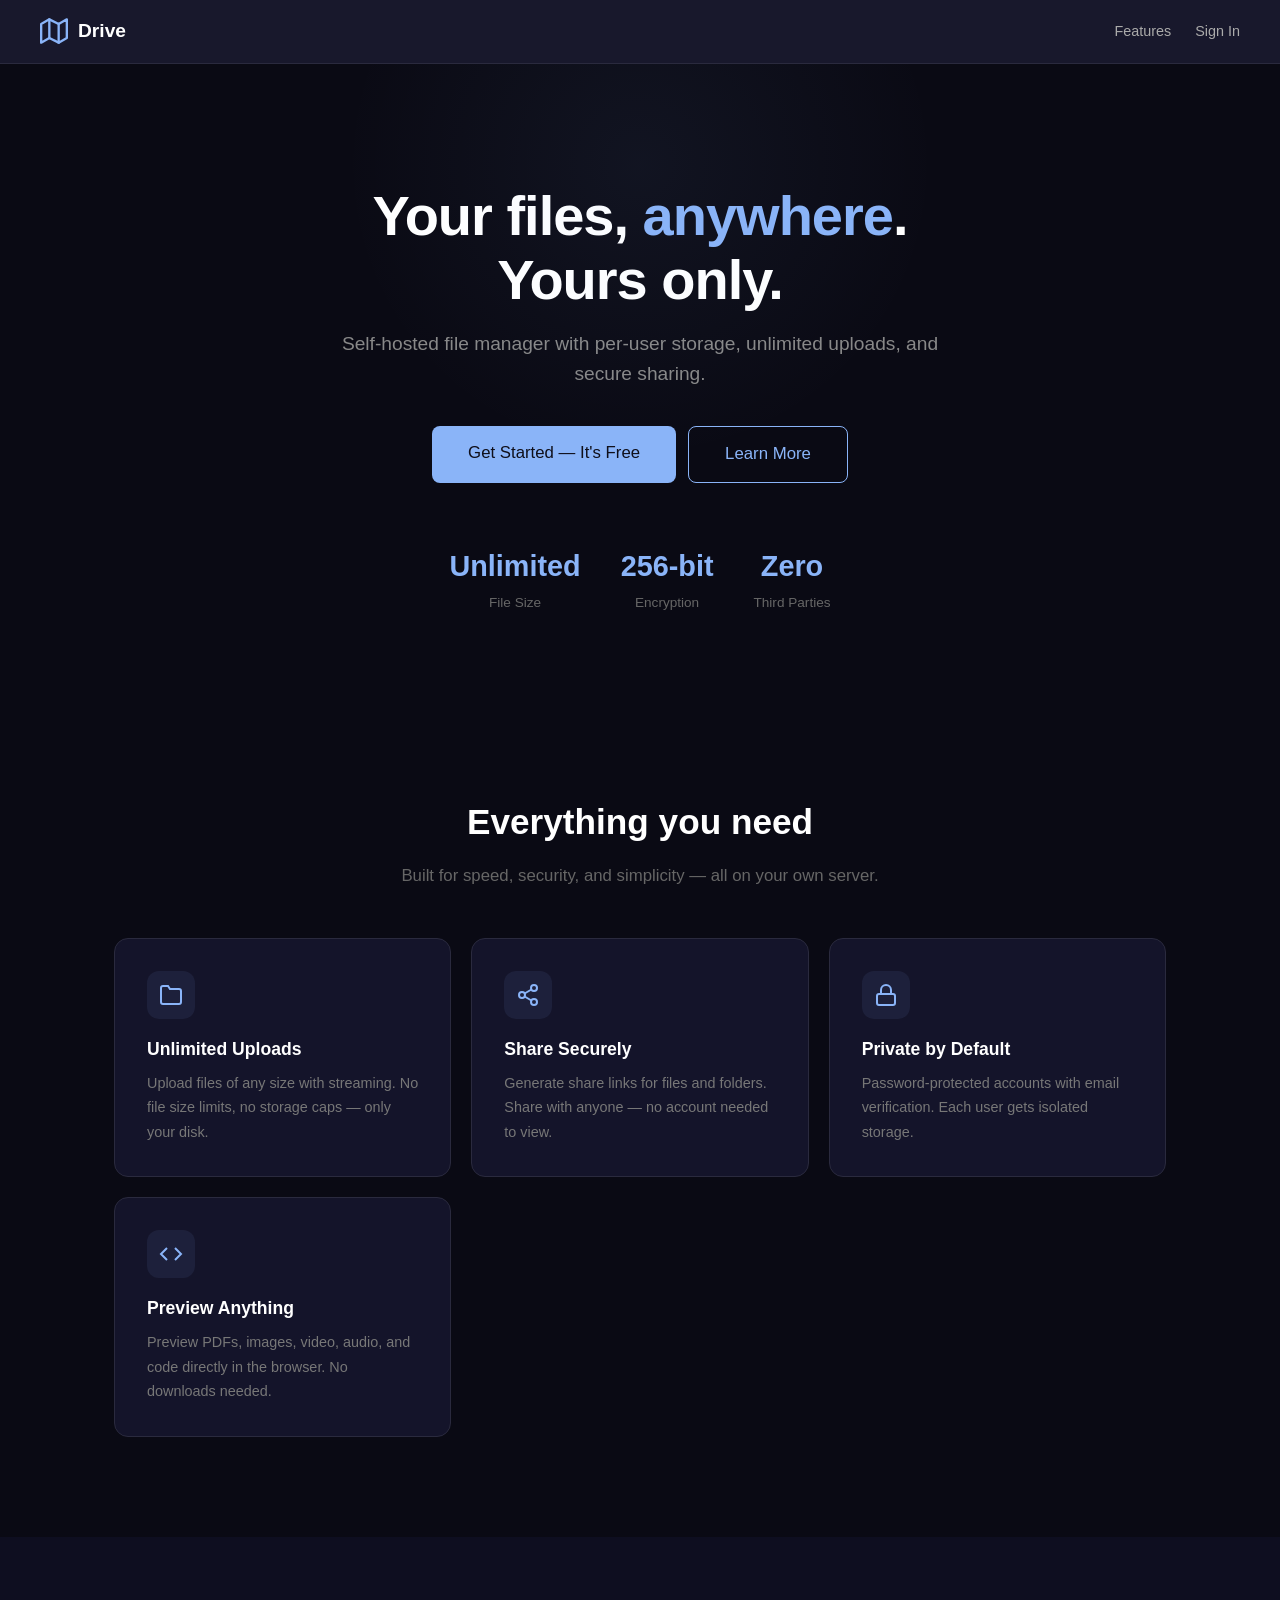
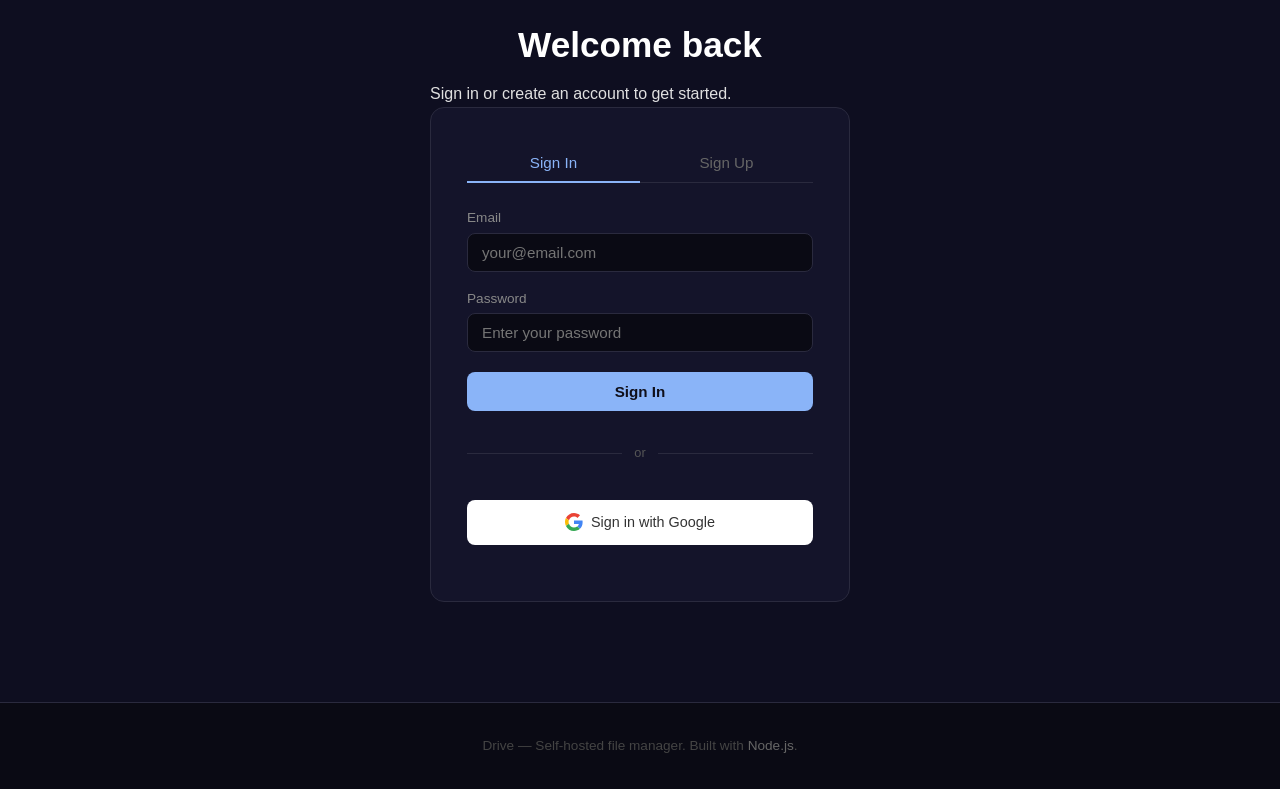
<file: index.html>
<!DOCTYPE html>
<html lang="en">
<head>
<meta charset="UTF-8">
<meta name="viewport" content="width=device-width, initial-scale=1.0">
<title>Drive — Secure Self-Hosted File Manager</title>
<style>
* { margin: 0; padding: 0; box-sizing: border-box; }
body { font-family: -apple-system, BlinkMacSystemFont, 'Segoe UI', Roboto, sans-serif; background: #0a0a14; color: #e0e0e0; line-height: 1.6; overflow-x: hidden; }
a { color: #8ab4f8; text-decoration: none; }
a:hover { text-decoration: underline; }

/* Nav */
nav { display: flex; align-items: center; justify-content: space-between; padding: 16px 40px; background: rgba(26,26,46,0.95); backdrop-filter: blur(12px); border-bottom: 1px solid #2a2a3e; position: sticky; top: 0; z-index: 100; }
.logo { display: flex; align-items: center; gap: 10px; font-size: 1.2rem; font-weight: 700; color: #fff; }
.nav-links { display: flex; gap: 24px; align-items: center; }
.nav-links a { color: #aaa; font-size: 0.9rem; transition: color 0.2s; }
.nav-links a:hover { color: #fff; text-decoration: none; }
.btn { display: inline-block; padding: 8px 20px; border-radius: 6px; font-size: 0.9rem; font-weight: 500; cursor: pointer; border: none; transition: all 0.2s; font-family: inherit; }
.btn-primary { background: #8ab4f8; color: #0f0f1a; }
.btn-primary:hover { background: #7aa5e8; transform: translateY(-1px); box-shadow: 0 4px 12px rgba(138,180,248,0.3); }
.btn-outline { background: transparent; border: 1px solid #8ab4f8; color: #8ab4f8; }
.btn-outline:hover { background: rgba(138,180,248,0.1); }
.btn-lg { padding: 14px 36px; font-size: 1.05rem; border-radius: 8px; }

/* Hero */
.hero { text-align: center; padding: 120px 24px 80px; max-width: 900px; margin: 0 auto; position: relative; }
.hero::before { content: ''; position: absolute; top: -200px; left: 50%; transform: translateX(-50%); width: 600px; height: 600px; background: radial-gradient(circle, rgba(138,180,248,0.06) 0%, transparent 70%); pointer-events: none; }
.hero h1 { font-size: 3.5rem; font-weight: 800; color: #fff; margin-bottom: 16px; letter-spacing: -1px; line-height: 1.15; }
.hero h1 span { color: #8ab4f8; }
.hero p { font-size: 1.2rem; color: #888; margin-bottom: 36px; max-width: 600px; margin-left: auto; margin-right: auto; }
.hero-btns { display: flex; gap: 12px; justify-content: center; flex-wrap: wrap; }
.hero-features { display: flex; justify-content: center; gap: 40px; margin-top: 60px; flex-wrap: wrap; }
.hero-feat { text-align: center; }
.hero-feat .num { font-size: 1.8rem; font-weight: 700; color: #8ab4f8; display: block; }
.hero-feat .label { font-size: 0.85rem; color: #666; }

/* Features */
.features { padding: 100px 24px; max-width: 1100px; margin: 0 auto; }
.features h2 { text-align: center; font-size: 2.2rem; color: #fff; margin-bottom: 12px; }
.features > p { text-align: center; color: #666; margin-bottom: 48px; font-size: 1.05rem; }
.features-grid { display: grid; grid-template-columns: repeat(auto-fit, minmax(300px, 1fr)); gap: 20px; }
.feature-card { background: #14142a; border: 1px solid #2a2a3e; border-radius: 14px; padding: 32px; transition: all 0.3s; }
.feature-card:hover { border-color: #8ab4f8; transform: translateY(-4px); box-shadow: 0 8px 24px rgba(0,0,0,0.3); }
.feature-icon { width: 48px; height: 48px; border-radius: 12px; background: rgba(138,180,248,0.08); display: flex; align-items: center; justify-content: center; margin-bottom: 16px; }
.feature-icon svg { width: 24px; height: 24px; stroke: #8ab4f8; fill: none; stroke-width: 2; }
.feature-card h3 { color: #fff; margin-bottom: 8px; font-size: 1.1rem; }
.feature-card p { color: #777; font-size: 0.9rem; line-height: 1.7; }

/* Auth Section */
.auth-section { padding: 80px 24px 100px; background: #0e0e20; }
.auth-inner { max-width: 420px; margin: 0 auto; }
.auth-section h2 { text-align: center; font-size: 2.2rem; color: #fff; margin-bottom: 8px; }
.auth-section > p { text-align: center; color: #666; margin-bottom: 32px; font-size: 1.05rem; }
.auth-card { background: #14142a; border: 1px solid #2a2a3e; border-radius: 14px; padding: 36px; }
.auth-tabs { display: flex; margin-bottom: 24px; border-bottom: 1px solid #2a2a3e; }
.auth-tab { flex: 1; padding: 10px; text-align: center; background: none; border: none; color: #666; font-size: 0.95rem; font-family: inherit; cursor: pointer; transition: all 0.2s; border-bottom: 2px solid transparent; margin-bottom: -1px; }
.auth-tab.active { color: #8ab4f8; border-bottom-color: #8ab4f8; }
.auth-tab:hover { color: #aaa; }
.auth-form { display: flex; flex-direction: column; gap: 16px; }
.auth-field { display: flex; flex-direction: column; gap: 4px; }
.auth-field label { font-size: 0.85rem; color: #888; }
.auth-field input { padding: 10px 14px; border-radius: 8px; border: 1px solid #2a2a3e; background: #0a0a14; color: #fff; font-size: 0.95rem; font-family: inherit; outline: none; transition: border-color 0.2s; }
.auth-field input:focus { border-color: #8ab4f8; }
.auth-submit { padding: 11px; border-radius: 8px; background: #8ab4f8; color: #0f0f1a; font-weight: 600; font-size: 0.95rem; border: none; cursor: pointer; font-family: inherit; transition: all 0.2s; margin-top: 4px; }
.auth-submit:hover { background: #7aa5e8; }
.google-btn { display: flex; align-items: center; justify-content: center; gap: 8px; padding: 11px; border-radius: 8px; background: #fff; color: #333; font-weight: 500; font-size: 0.9rem; border: none; cursor: pointer; font-family: inherit; transition: all 0.2s; margin-top: 4px; text-decoration: none; width: 100%; }
.google-btn:hover { background: #f5f5f5; box-shadow: 0 2px 8px rgba(0,0,0,0.1); }
.divider { display: flex; align-items: center; gap: 12px; margin: 16px 0; color: #555; font-size: 0.8rem; }
.divider::before, .divider::after { content: ''; flex: 1; height: 1px; background: #2a2a3e; }
.auth-error { text-align: center; font-size: 0.85rem; min-height: 1.2em; color: #f44336; margin-top: 4px; }

/* Footer */
footer { text-align: center; padding: 32px 24px; color: #444; font-size: 0.85rem; border-top: 1px solid #2a2a3e; }
footer a { color: #666; }
footer a:hover { color: #8ab4f8; text-decoration: none; }

@media (max-width: 600px) {
  nav { padding: 12px 16px; }
  .nav-links { gap: 12px; }
  .hero { padding: 80px 16px 40px; }
  .hero h1 { font-size: 2.2rem; }
  .hero-features { gap: 20px; }
  .features { padding: 60px 16px; }
  .auth-section { padding: 60px 16px; }
}
</style>
</head>
<body>

<nav>
  <div class="logo">
    <svg width="28" height="28" viewBox="0 0 24 24" fill="none" stroke="#8ab4f8" stroke-width="2" stroke-linecap="round" stroke-linejoin="round"><polygon points="1 6 1 22 8 18 16 22 23 18 23 2 16 6 8 2 1 6"/><line x1="8" y1="2" x2="8" y2="18"/><line x1="16" y1="6" x2="16" y2="22"/></svg>
    Drive
  </div>
  <div class="nav-links">
    <a href="#features">Features</a>
    <a href="#auth">Sign In</a>
  </div>
</nav>

<section class="hero">
  <h1>Your files, <span>anywhere</span>. <br>Yours only.</h1>
  <p>Self-hosted file manager with per-user storage, unlimited uploads, and secure sharing.</p>
  <div class="hero-btns">
    <a href="#auth" class="btn btn-primary btn-lg">Get Started — It's Free</a>
    <a href="#features" class="btn btn-outline btn-lg">Learn More</a>
  </div>
  <div class="hero-features">
    <div class="hero-feat"><span class="num">Unlimited</span><span class="label">File Size</span></div>
    <div class="hero-feat"><span class="num">256-bit</span><span class="label">Encryption</span></div>
    <div class="hero-feat"><span class="num">Zero</span><span class="label">Third Parties</span></div>
  </div>
</section>

<section class="features" id="features">
  <h2>Everything you need</h2>
  <p>Built for speed, security, and simplicity — all on your own server.</p>
  <div class="features-grid">
    <div class="feature-card">
      <div class="feature-icon"><svg viewBox="0 0 24 24"><path d="M22 19a2 2 0 0 1-2 2H4a2 2 0 0 1-2-2V5a2 2 0 0 1 2-2h5l2 3h9a2 2 0 0 1 2 2z"/></svg></div>
      <h3>Unlimited Uploads</h3>
      <p>Upload files of any size with streaming. No file size limits, no storage caps — only your disk.</p>
    </div>
    <div class="feature-card">
      <div class="feature-icon"><svg viewBox="0 0 24 24"><circle cx="18" cy="5" r="3"/><circle cx="6" cy="12" r="3"/><circle cx="18" cy="19" r="3"/><line x1="8.59" y1="13.51" x2="15.42" y2="17.49"/><line x1="15.41" y1="6.51" x2="8.59" y2="10.49"/></svg></div>
      <h3>Share Securely</h3>
      <p>Generate share links for files and folders. Share with anyone — no account needed to view.</p>
    </div>
    <div class="feature-card">
      <div class="feature-icon"><svg viewBox="0 0 24 24"><rect x="3" y="11" width="18" height="11" rx="2" ry="2"/><path d="M7 11V7a5 5 0 0 1 10 0v4"/></svg></div>
      <h3>Private by Default</h3>
      <p>Password-protected accounts with email verification. Each user gets isolated storage.</p>
    </div>
    <div class="feature-card">
      <div class="feature-icon"><svg viewBox="0 0 24 24"><polyline points="16 18 22 12 16 6"/><polyline points="8 6 2 12 8 18"/></svg></div>
      <h3>Preview Anything</h3>
      <p>Preview PDFs, images, video, audio, and code directly in the browser. No downloads needed.</p>
    </div>
  </div>
</section>

<section class="auth-section" id="auth">
  <div class="auth-inner">
    <h2>Welcome back</h2>
    <p>Sign in or create an account to get started.</p>
    <div class="auth-card">
      <div class="auth-tabs">
        <button class="auth-tab active" data-auth-tab="signin">Sign In</button>
        <button class="auth-tab" data-auth-tab="signup">Sign Up</button>
      </div>
      <form id="authForm" autocomplete="off">
        <div class="auth-form" id="signinFields">
          <div class="auth-field">
            <label>Email</label>
            <input type="email" id="signinEmail" placeholder="your@email.com" required autocomplete="email">
          </div>
          <div class="auth-field">
            <label>Password</label>
            <input type="password" id="signinPassword" placeholder="Enter your password" required autocomplete="current-password">
          </div>
          <button type="submit" class="auth-submit" id="authSubmitBtn">Sign In</button>
          <div class="divider">or</div>
          <a href="/api/auth/google" class="google-btn">
            <svg width="18" height="18" viewBox="0 0 48 48"><path fill="#EA4335" d="M24 9.5c3.54 0 6.71 1.22 9.21 3.6l6.85-6.85C35.9 2.38 30.47 0 24 0 14.62 0 6.51 5.38 2.56 13.22l7.98 6.19C12.43 13.72 17.74 9.5 24 9.5z"/><path fill="#4285F4" d="M46.98 24.55c0-1.57-.15-3.09-.38-4.55H24v9.02h12.94c-.58 2.96-2.26 5.48-4.78 7.18l7.73 6c4.51-4.18 7.09-10.36 7.09-17.65z"/><path fill="#FBBC05" d="M10.54 28.59A14.5 14.5 0 0 1 9.5 24c0-1.59.28-3.14.76-4.59l-7.98-6.19A23.94 23.94 0 0 0 0 24c0 3.77.87 7.35 2.56 10.56l7.98-5.97z"/><path fill="#34A853" d="M24 48c6.48 0 11.93-2.13 15.89-5.81l-7.73-6c-2.15 1.45-4.92 2.3-8.16 2.3-6.26 0-11.57-4.22-13.47-9.91l-7.98 5.97C6.51 42.62 14.62 48 24 48z"/></svg>
            Sign in with Google
          </a>
        </div>
        <div class="auth-form" id="signupFields" style="display:none">
          <div class="auth-field">
            <label>Full Name</label>
            <input type="text" id="signupName" placeholder="John Doe" required autocomplete="name">
          </div>
          <div class="auth-field">
            <label>Email</label>
            <input type="email" id="signupEmail" placeholder="your@email.com" required autocomplete="email">
          </div>
          <div class="auth-field">
            <label>Password</label>
            <input type="password" id="signupPassword" placeholder="At least 4 characters" required autocomplete="new-password">
          </div>
          <button type="submit" class="auth-submit" id="signupSubmitBtn">Sign Up</button>
          <div class="divider">or</div>
          <a href="/api/auth/google" class="google-btn">
            <svg width="18" height="18" viewBox="0 0 48 48"><path fill="#EA4335" d="M24 9.5c3.54 0 6.71 1.22 9.21 3.6l6.85-6.85C35.9 2.38 30.47 0 24 0 14.62 0 6.51 5.38 2.56 13.22l7.98 6.19C12.43 13.72 17.74 9.5 24 9.5z"/><path fill="#4285F4" d="M46.98 24.55c0-1.57-.15-3.09-.38-4.55H24v9.02h12.94c-.58 2.96-2.26 5.48-4.78 7.18l7.73 6c4.51-4.18 7.09-10.36 7.09-17.65z"/><path fill="#FBBC05" d="M10.54 28.59A14.5 14.5 0 0 1 9.5 24c0-1.59.28-3.14.76-4.59l-7.98-6.19A23.94 23.94 0 0 0 0 24c0 3.77.87 7.35 2.56 10.56l7.98-5.97z"/><path fill="#34A853" d="M24 48c6.48 0 11.93-2.13 15.89-5.81l-7.73-6c-2.15 1.45-4.92 2.3-8.16 2.3-6.26 0-11.57-4.22-13.47-9.91l-7.98 5.97C6.51 42.62 14.62 48 24 48z"/></svg>
            Sign up with Google
          </a>
        </div>
      </form>
      <p id="authError" class="auth-error"></p>
    </div>
  </div>
</section>

<footer>
  <p>Drive — Self-hosted file manager. Built with <a href="https://nodejs.org" target="_blank">Node.js</a>.</p>
</footer>

<script>
let authMode = 'signin';

document.querySelectorAll('[data-auth-tab]').forEach(tab => {
  tab.addEventListener('click', () => {
    document.querySelectorAll('[data-auth-tab]').forEach(t => t.classList.remove('active'));
    tab.classList.add('active');
    authMode = tab.dataset.authTab;
    document.getElementById('signinFields').style.display = authMode === 'signin' ? 'flex' : 'none';
    document.getElementById('signupFields').style.display = authMode === 'signup' ? 'flex' : 'none';
    document.getElementById('authError').textContent = '';
  });
});

function el(id) { return document.getElementById(id); }

function doSignin() {
  const email = el('signinEmail').value.trim();
  const password = el('signinPassword').value;
  el('authError').textContent = '';
  el('authError').style.color = '';
  if (!email || !password) { el('authError').textContent = 'Please fill in all fields'; return; }
  const controller = new AbortController();
  const timer = setTimeout(() => controller.abort(), 15000);
  fetch('/api/auth/signin', {
    method: 'POST',
    headers: { 'Content-Type': 'application/json' },
    body: JSON.stringify({ email, password }),
    credentials: 'same-origin',
    signal: controller.signal,
  })
  .then(r => { clearTimeout(timer); return r.json(); })
  .then(data => {
    if (data.error) { el('authError').textContent = data.error; return; }
    if (data.success) window.location.href = '/drive';
  })
  .catch(err => {
    clearTimeout(timer);
    el('authError').textContent = err.name === 'AbortError' ? 'Request timed out' : 'Connection error';
  });
}

function doSignup() {
  const name = el('signupName').value.trim();
  const email = el('signupEmail').value.trim();
  const password = el('signupPassword').value;
  el('authError').textContent = '';
  if (!name || !email || !password) { el('authError').textContent = 'Please fill in all fields'; return; }
  if (password.length < 4) { el('authError').textContent = 'Password must be at least 4 characters'; return; }
  const controller = new AbortController();
  const timer = setTimeout(() => controller.abort(), 15000);
  fetch('/api/auth/signup', {
    method: 'POST',
    headers: { 'Content-Type': 'application/json' },
    body: JSON.stringify({ email, name, password }),
    credentials: 'same-origin',
    signal: controller.signal,
  })
  .then(r => { clearTimeout(timer); return r.json(); })
  .then(data => {
    if (data.error) { el('authError').textContent = data.error; return; }
    if (data.verificationSent) { el('authError').style.color = '#4caf50'; el('authError').textContent = 'Verification email sent to ' + email + '. Check your inbox.'; return; }
    if (data.success) window.location.href = '/drive';
  })
  .catch(err => {
    clearTimeout(timer);
    el('authError').textContent = err.name === 'AbortError' ? 'Request timed out' : 'Connection error';
  });
}

el('authForm').addEventListener('submit', e => {
  e.preventDefault();
  authMode === 'signin' ? doSignin() : doSignup();
});
el('authSubmitBtn').addEventListener('click', e => { e.preventDefault(); doSignin(); });
el('signupSubmitBtn').addEventListener('click', e => { e.preventDefault(); doSignup(); });
</script>
</body>
</html>
</file>
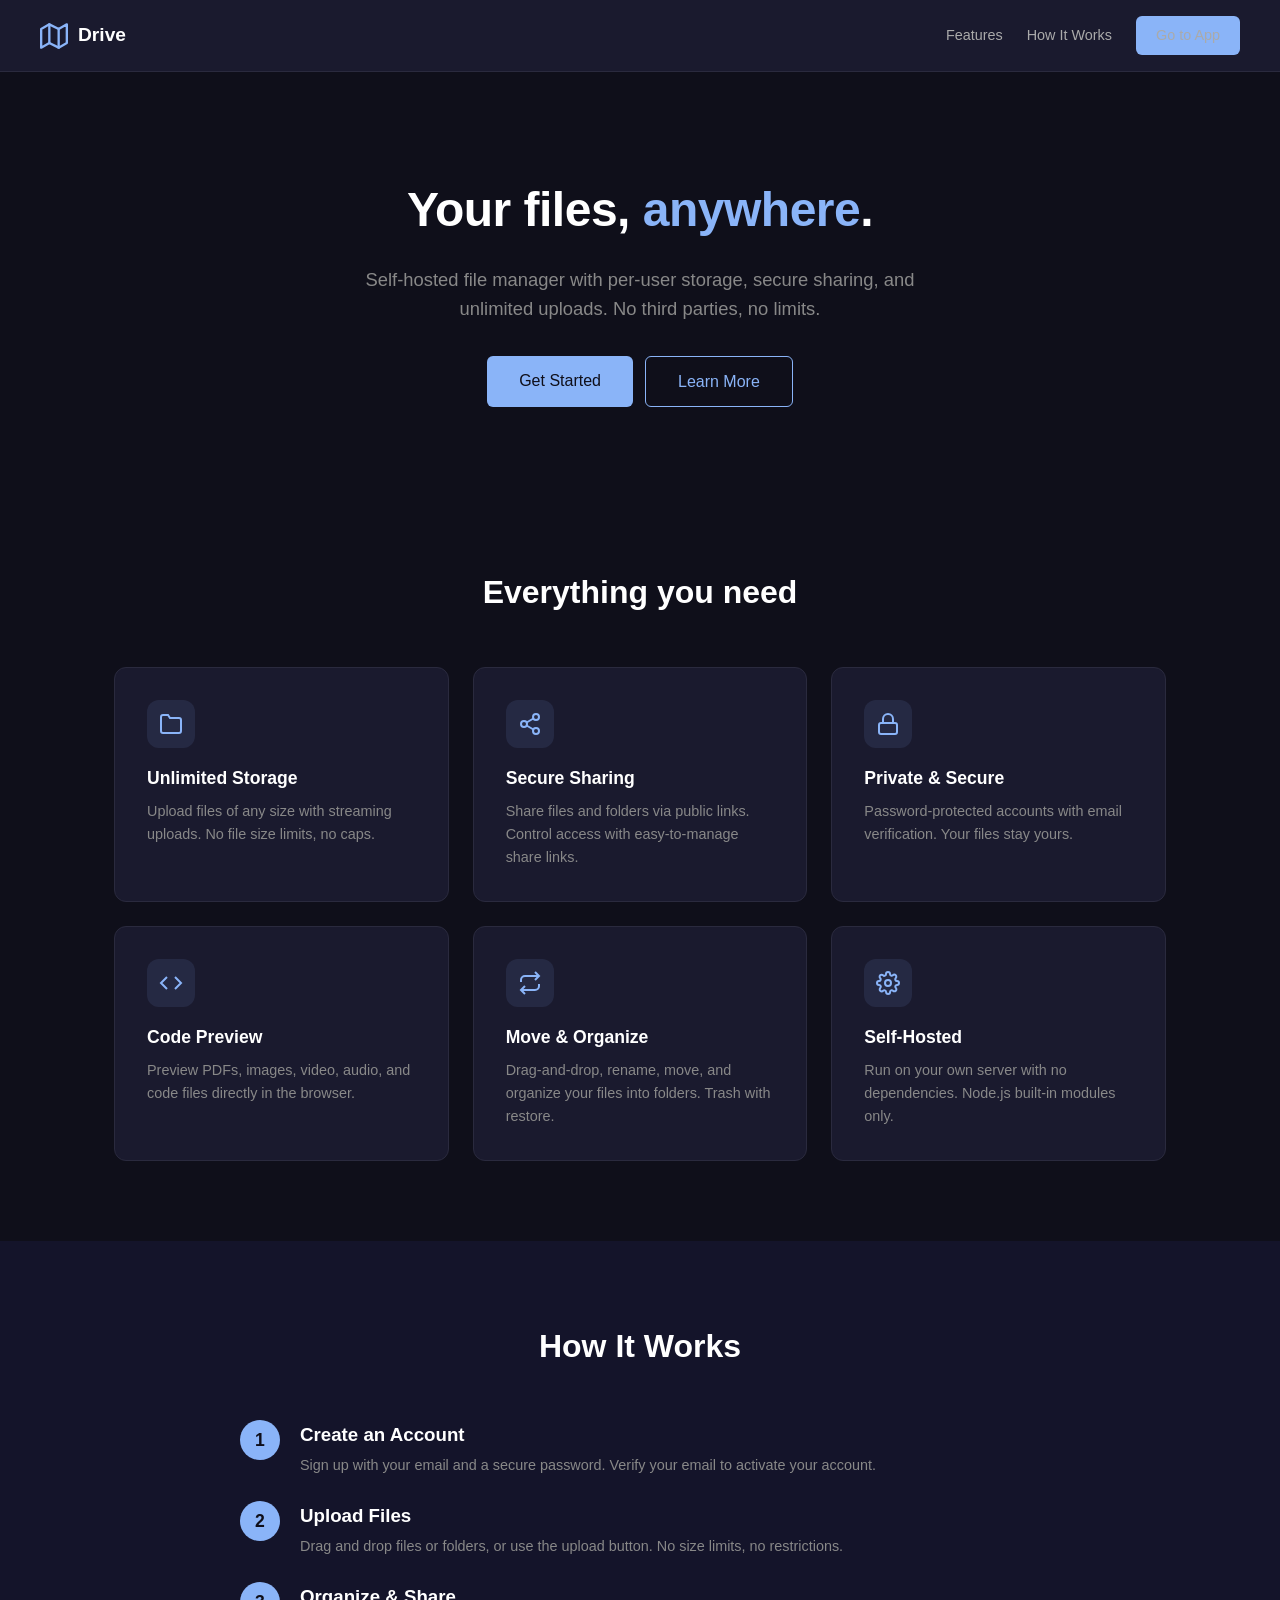
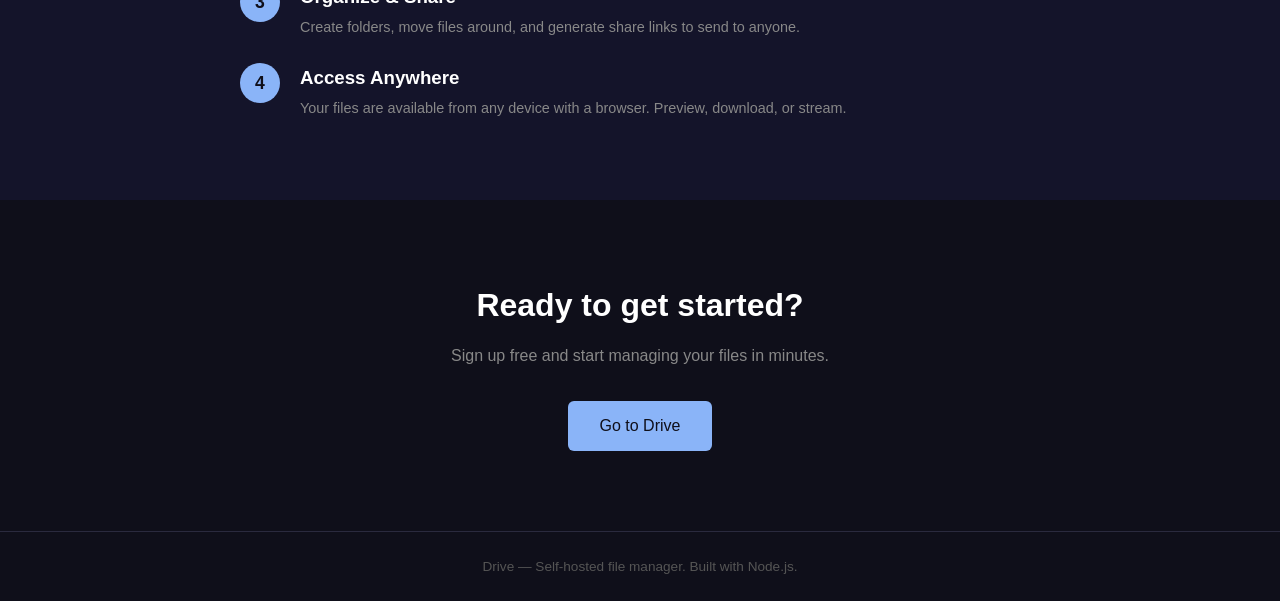
<file: landing.html>
<!DOCTYPE html>
<html lang="en">
<head>
<meta charset="UTF-8">
<meta name="viewport" content="width=device-width, initial-scale=1.0">
<title>Drive — Secure File Manager</title>
<style>
* { margin: 0; padding: 0; box-sizing: border-box; }
body { font-family: -apple-system, BlinkMacSystemFont, 'Segoe UI', Roboto, sans-serif; background: #0f0f1a; color: #e0e0e0; line-height: 1.6; }
a { color: #8ab4f8; text-decoration: none; }
a:hover { text-decoration: underline; }

/* Nav */
nav { display: flex; align-items: center; justify-content: space-between; padding: 16px 40px; background: #1a1a2e; border-bottom: 1px solid #2a2a3e; position: sticky; top: 0; z-index: 100; }
.logo { display: flex; align-items: center; gap: 10px; font-size: 1.2rem; font-weight: 700; color: #fff; }
.logo svg { flex-shrink: 0; }
.nav-links { display: flex; gap: 24px; align-items: center; }
.nav-links a { color: #aaa; font-size: 0.9rem; }
.nav-links a:hover { color: #fff; text-decoration: none; }
.btn { display: inline-block; padding: 8px 20px; border-radius: 6px; font-size: 0.9rem; font-weight: 500; cursor: pointer; border: none; }
.btn-primary { background: #8ab4f8; color: #0f0f1a; }
.btn-primary:hover { background: #7aa5e8; }
.btn-outline { background: transparent; border: 1px solid #8ab4f8; color: #8ab4f8; }
.btn-outline:hover { background: rgba(138,180,248,0.1); }
.btn-lg { padding: 12px 32px; font-size: 1rem; }

/* Hero */
.hero { text-align: center; padding: 100px 24px 80px; max-width: 800px; margin: 0 auto; }
.hero h1 { font-size: 3rem; font-weight: 800; color: #fff; margin-bottom: 16px; letter-spacing: -0.5px; }
.hero h1 span { color: #8ab4f8; }
.hero p { font-size: 1.15rem; color: #888; margin-bottom: 32px; max-width: 600px; margin-left: auto; margin-right: auto; }
.hero-btns { display: flex; gap: 12px; justify-content: center; flex-wrap: wrap; }

/* Features */
.features { padding: 80px 24px; max-width: 1100px; margin: 0 auto; }
.features h2 { text-align: center; font-size: 2rem; color: #fff; margin-bottom: 48px; }
.features-grid { display: grid; grid-template-columns: repeat(auto-fit, minmax(280px, 1fr)); gap: 24px; }
.feature-card { background: #1a1a2e; border: 1px solid #2a2a3e; border-radius: 12px; padding: 32px; transition: border-color 0.2s; }
.feature-card:hover { border-color: #8ab4f8; }
.feature-icon { width: 48px; height: 48px; border-radius: 12px; background: rgba(138,180,248,0.1); display: flex; align-items: center; justify-content: center; margin-bottom: 16px; }
.feature-icon svg { width: 24px; height: 24px; stroke: #8ab4f8; fill: none; stroke-width: 2; }
.feature-card h3 { color: #fff; margin-bottom: 8px; font-size: 1.1rem; }
.feature-card p { color: #888; font-size: 0.9rem; }

/* How it works */
.how { padding: 80px 24px; background: #14142a; }
.how-inner { max-width: 800px; margin: 0 auto; }
.how h2 { text-align: center; font-size: 2rem; color: #fff; margin-bottom: 48px; }
.steps { display: flex; flex-direction: column; gap: 24px; }
.step { display: flex; gap: 20px; align-items: flex-start; }
.step-num { width: 40px; height: 40px; border-radius: 50%; background: #8ab4f8; color: #0f0f1a; display: flex; align-items: center; justify-content: center; font-weight: 700; font-size: 1.1rem; flex-shrink: 0; }
.step h3 { color: #fff; margin-bottom: 4px; }
.step p { color: #888; font-size: 0.9rem; }

/* CTA */
.cta { text-align: center; padding: 80px 24px; }
.cta h2 { font-size: 2rem; color: #fff; margin-bottom: 12px; }
.cta p { color: #888; margin-bottom: 32px; }

/* Footer */
footer { text-align: center; padding: 24px; color: #555; font-size: 0.85rem; border-top: 1px solid #2a2a3e; }

@media (max-width: 600px) {
  nav { padding: 12px 16px; }
  .hero { padding: 60px 16px 40px; }
  .hero h1 { font-size: 2rem; }
  .features { padding: 40px 16px; }
  .how { padding: 40px 16px; }
  .cta { padding: 40px 16px; }
}
</style>
</head>
<body>

<nav>
  <div class="logo">
    <svg width="28" height="28" viewBox="0 0 24 24" fill="none" stroke="#8ab4f8" stroke-width="2" stroke-linecap="round" stroke-linejoin="round"><polygon points="1 6 1 22 8 18 16 22 23 18 23 2 16 6 8 2 1 6"/><line x1="8" y1="2" x2="8" y2="18"/><line x1="16" y1="6" x2="16" y2="22"/></svg>
    Drive
  </div>
  <div class="nav-links">
    <a href="#features">Features</a>
    <a href="#how">How It Works</a>
    <a href="/" class="btn btn-primary">Go to App</a>
  </div>
</nav>

<section class="hero">
  <h1>Your files, <span>anywhere</span>.</h1>
  <p>Self-hosted file manager with per-user storage, secure sharing, and unlimited uploads. No third parties, no limits.</p>
  <div class="hero-btns">
    <a href="/" class="btn btn-primary btn-lg">Get Started</a>
    <a href="#features" class="btn btn-outline btn-lg">Learn More</a>
  </div>
</section>

<section class="features" id="features">
  <h2>Everything you need</h2>
  <div class="features-grid">
    <div class="feature-card">
      <div class="feature-icon"><svg viewBox="0 0 24 24"><path d="M22 19a2 2 0 0 1-2 2H4a2 2 0 0 1-2-2V5a2 2 0 0 1 2-2h5l2 3h9a2 2 0 0 1 2 2z"/></svg></div>
      <h3>Unlimited Storage</h3>
      <p>Upload files of any size with streaming uploads. No file size limits, no caps.</p>
    </div>
    <div class="feature-card">
      <div class="feature-icon"><svg viewBox="0 0 24 24"><circle cx="18" cy="5" r="3"/><circle cx="6" cy="12" r="3"/><circle cx="18" cy="19" r="3"/><line x1="8.59" y1="13.51" x2="15.42" y2="17.49"/><line x1="15.41" y1="6.51" x2="8.59" y2="10.49"/></svg></div>
      <h3>Secure Sharing</h3>
      <p>Share files and folders via public links. Control access with easy-to-manage share links.</p>
    </div>
    <div class="feature-card">
      <div class="feature-icon"><svg viewBox="0 0 24 24"><rect x="3" y="11" width="18" height="11" rx="2" ry="2"/><path d="M7 11V7a5 5 0 0 1 10 0v4"/></svg></div>
      <h3>Private & Secure</h3>
      <p>Password-protected accounts with email verification. Your files stay yours.</p>
    </div>
    <div class="feature-card">
      <div class="feature-icon"><svg viewBox="0 0 24 24"><polyline points="16 18 22 12 16 6"/><polyline points="8 6 2 12 8 18"/></svg></div>
      <h3>Code Preview</h3>
      <p>Preview PDFs, images, video, audio, and code files directly in the browser.</p>
    </div>
    <div class="feature-card">
      <div class="feature-icon"><svg viewBox="0 0 24 24"><polyline points="17 1 21 5 17 9"/><path d="M3 11V9a4 4 0 0 1 4-4h14"/><polyline points="7 23 3 19 7 15"/><path d="M21 13v2a4 4 0 0 1-4 4H3"/></svg></div>
      <h3>Move & Organize</h3>
      <p>Drag-and-drop, rename, move, and organize your files into folders. Trash with restore.</p>
    </div>
    <div class="feature-card">
      <div class="feature-icon"><svg viewBox="0 0 24 24"><circle cx="12" cy="12" r="3"/><path d="M19.4 15a1.65 1.65 0 0 0 .33 1.82l.06.06a2 2 0 0 1 0 2.83 2 2 0 0 1-2.83 0l-.06-.06a1.65 1.65 0 0 0-1.82-.33 1.65 1.65 0 0 0-1 1.51V21a2 2 0 0 1-2 2 2 2 0 0 1-2-2v-.09A1.65 1.65 0 0 0 9 19.4a1.65 1.65 0 0 0-1.82.33l-.06.06a2 2 0 0 1-2.83 0 2 2 0 0 1 0-2.83l.06-.06A1.65 1.65 0 0 0 4.68 15a1.65 1.65 0 0 0-1.51-1H3a2 2 0 0 1-2-2 2 2 0 0 1 2-2h.09A1.65 1.65 0 0 0 4.6 9a1.65 1.65 0 0 0-.33-1.82l-.06-.06a2 2 0 0 1 0-2.83 2 2 0 0 1 2.83 0l.06.06A1.65 1.65 0 0 0 9 4.68a1.65 1.65 0 0 0 1-1.51V3a2 2 0 0 1 2-2 2 2 0 0 1 2 2v.09a1.65 1.65 0 0 0 1 1.51 1.65 1.65 0 0 0 1.82-.33l.06-.06a2 2 0 0 1 2.83 0 2 2 0 0 1 0 2.83l-.06.06A1.65 1.65 0 0 0 19.4 9a1.65 1.65 0 0 0 1.51 1H21a2 2 0 0 1 2 2 2 2 0 0 1-2 2h-.09a1.65 1.65 0 0 0-1.51 1z"/></svg></div>
      <h3>Self-Hosted</h3>
      <p>Run on your own server with no dependencies. Node.js built-in modules only.</p>
    </div>
  </div>
</section>

<section class="how" id="how">
  <div class="how-inner">
    <h2>How It Works</h2>
    <div class="steps">
      <div class="step">
        <div class="step-num">1</div>
        <div>
          <h3>Create an Account</h3>
          <p>Sign up with your email and a secure password. Verify your email to activate your account.</p>
        </div>
      </div>
      <div class="step">
        <div class="step-num">2</div>
        <div>
          <h3>Upload Files</h3>
          <p>Drag and drop files or folders, or use the upload button. No size limits, no restrictions.</p>
        </div>
      </div>
      <div class="step">
        <div class="step-num">3</div>
        <div>
          <h3>Organize & Share</h3>
          <p>Create folders, move files around, and generate share links to send to anyone.</p>
        </div>
      </div>
      <div class="step">
        <div class="step-num">4</div>
        <div>
          <h3>Access Anywhere</h3>
          <p>Your files are available from any device with a browser. Preview, download, or stream.</p>
        </div>
      </div>
    </div>
  </div>
</section>

<section class="cta">
  <h2>Ready to get started?</h2>
  <p>Sign up free and start managing your files in minutes.</p>
  <a href="/" class="btn btn-primary btn-lg">Go to Drive</a>
</section>

<footer>
  <p>Drive &mdash; Self-hosted file manager. Built with Node.js.</p>
</footer>

</body>
</html>
</file>
